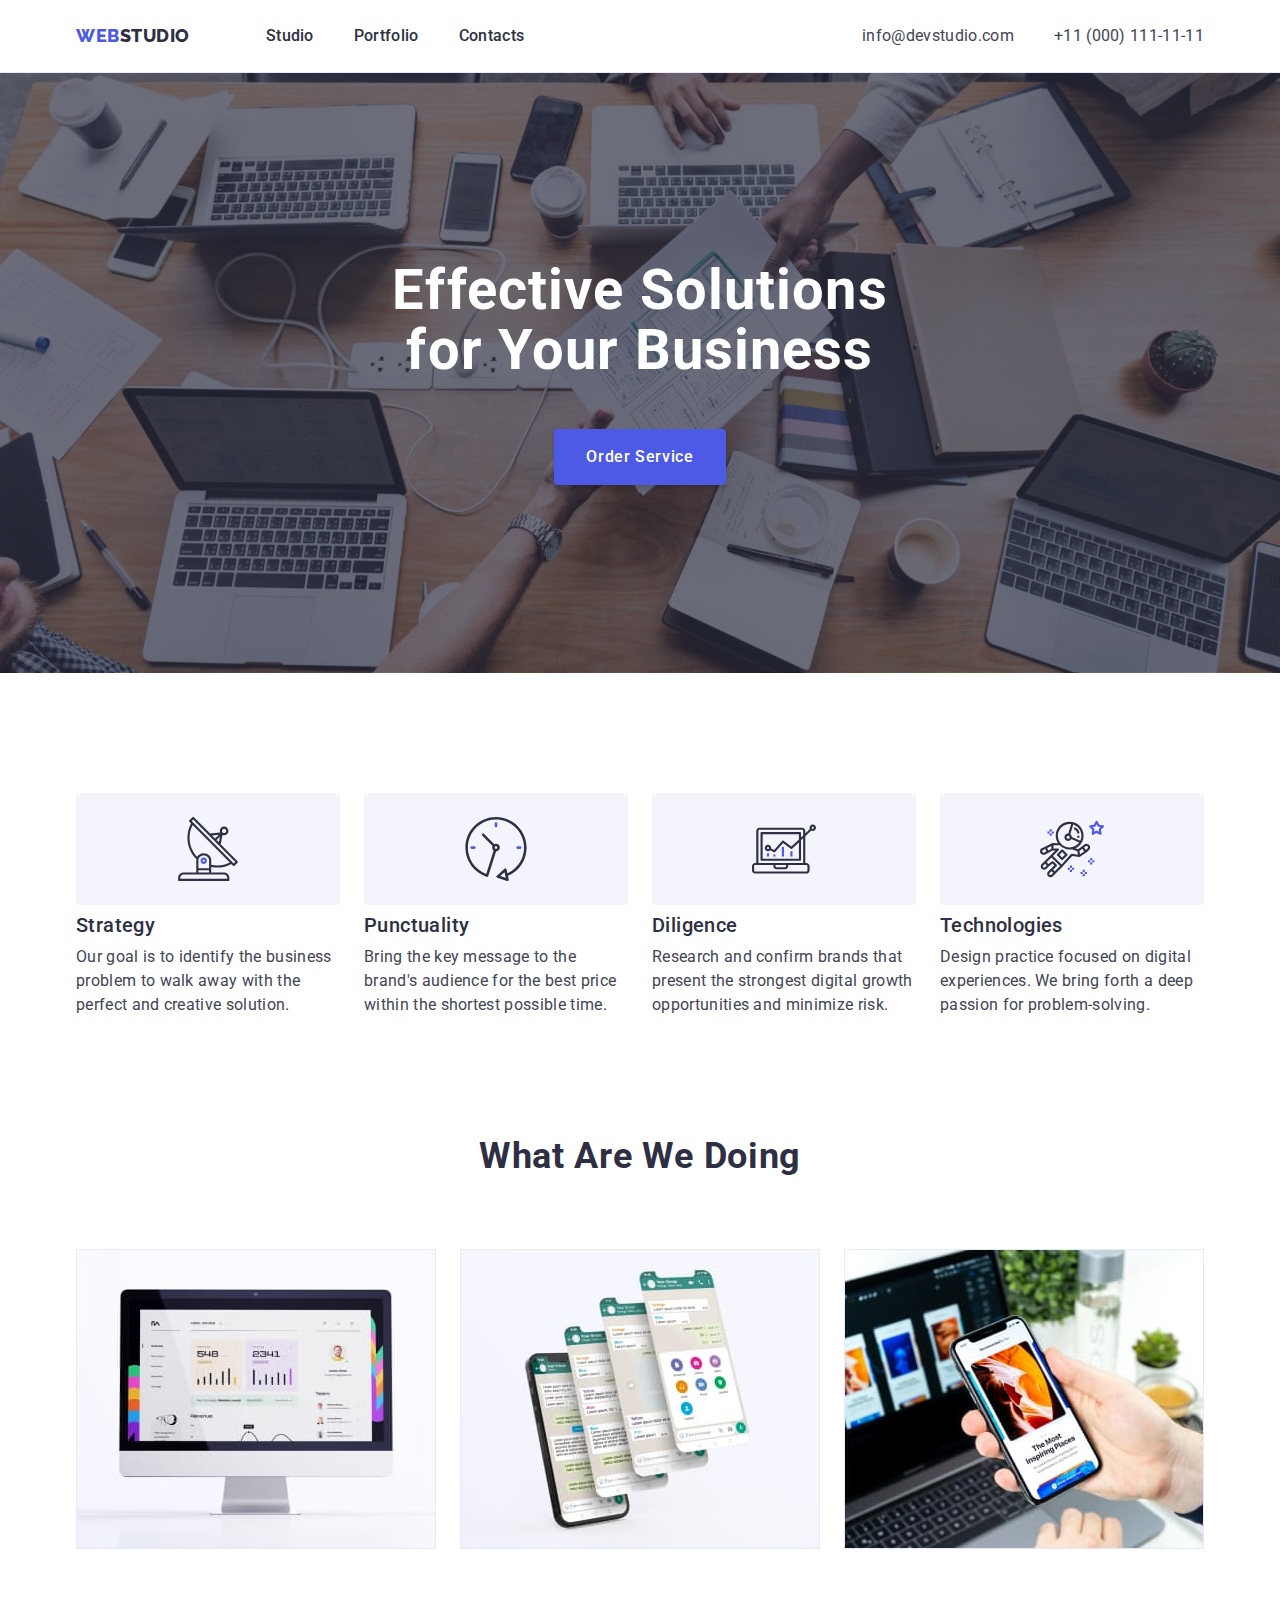
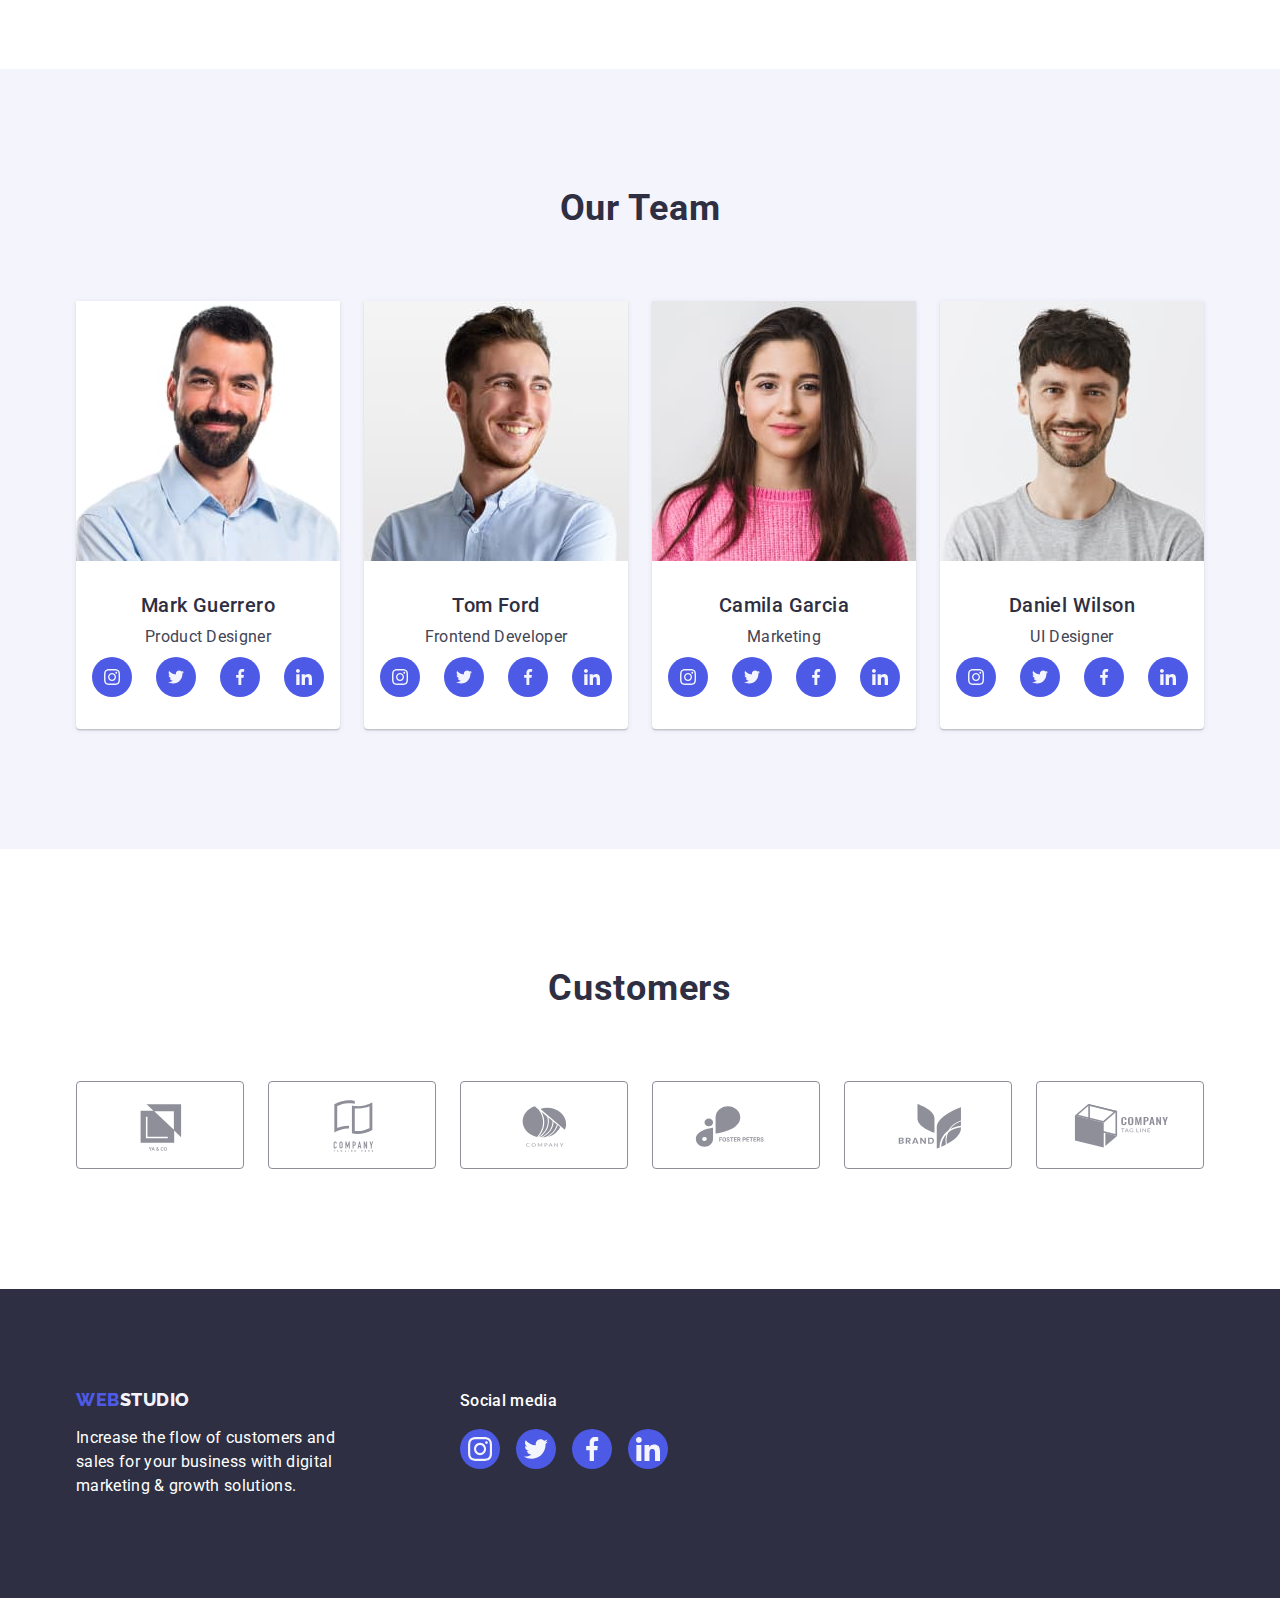
<file: index.html>
<!DOCTYPE html>
<html lang="en">
  <head>
    <meta charset="UTF-8" />
    <meta http-equiv="X-UA-Compatible" content="IE=edge" />
    <meta name="viewport" content="width=device-width, initial-scale=1.0" />
    <title>Web Studio</title>
    <link rel="preconnect" href="https://fonts.googleapis.com" />
    <link rel="preconnect" href="https://fonts.gstatic.com" crossorigin />
    <link
      href="https://fonts.googleapis.com/css2?family=Raleway:wght@800&family=Roboto:wght@400;500;700&display=swap"
      rel="stylesheet"
    />
    <link
      rel="stylesheet"
      href="https://cdnjs.cloudflare.com/ajax/libs/modern-normalize/1.1.0/modern-normalize.min.css"
    />
    <link rel="stylesheet" href="./css/style.css" />
  </head>
  <body>
    <header class="page-header">
      <div class="container page-header-container">
        <!-- Logo -->
        <nav class="site-nav">
          <a href="./index.html" class="logo link"
            >Web<span class="span-logo link">Studio</span></a
          >
          <!-- Navigations -->
          <ul class="menu-list list">
            <li>
              <a href="./index.html" class="site-nav-list link">Studio</a>
            </li>
            <li>
              <a href="./portfolio.html" class="site-nav-list link"
                >Portfolio</a
              >
            </li>
            <li><a href="" class="site-nav-list link">Contacts</a></li>
          </ul>
        </nav>

        <!-- Contacts -->
        <address class="contacts-adress">
          <ul class="list page-header-container">
            <li>
              <a href="mailto:info@devstudio.com" class="contacts-list link"
                >info@devstudio.com</a
              >
            </li>
            <li>
              <a href="tel:+110001111111" class="contacts-list link"
                >+11 (000) 111-11-11</a
              >
            </li>
          </ul>
        </address>
      </div>
    </header>

    <!-- Main -->
    <main>
      <!-- Hero section(1)-->
      <section class="hero">
        <div class="container">
          <h1 class="hero-title">Effective Solutions for Your Business</h1>
          <button type="button" class="modal-open-btn">Order Service</button>
        </div>
      </section>

      <!-- About us section(2) -->
      <section class="section-about">
        <div class="container">
          <h2 hidden class="section-title">Quality</h2>
          <ul class="list about-list">
            <li class="section-about-item list">
              <div class="container-about">
                <svg width="64" height="64" aria-label="antenna">
                  <use href="./images/icons.svg#icon-antenna"></use>
                </svg>
              </div>
              <h3 class="about-title">Strategy</h3>
              <p class="text">
                Our goal is to identify the business problem to walk away with
                the perfect and creative solution.
              </p>
            </li>
            <li class="section-about-item list">
              <div class="container-about">
                <svg width="64" height="64" aria-label="clock">
                  <use href="./images/icons.svg#icon-clock"></use>
                </svg>
              </div>
              <h3 class="about-title">Punctuality</h3>
              <p class="text">
                Bring the key message to the brand's audience for the best price
                within the shortest possible time.
              </p>
            </li>
            <li class="section-about-item list">
              <div class="container-about">
                <svg width="64" height="64" aria-label="diagrama">
                  <use href="./images/icons.svg#icon-diagram"></use>
                </svg>
              </div>
              <h3 class="about-title">Diligence</h3>
              <p class="text">
                Research and confirm brands that present the strongest digital
                growth opportunities and minimize risk.
              </p>
            </li>
            <li class="section-about-item list">
              <div class="container-about">
                <svg width="64" height="64" aria-label="astronaut">
                  <use href="./images/icons.svg#icon-astronaut"></use>
                </svg>
              </div>
              <h3 class="about-title">Technologies</h3>
              <p class="text">
                Design practice focused on digital experiences. We bring forth a
                deep passion for problem-solving.
              </p>
            </li>
          </ul>
        </div>
      </section>

      <!-- Section 3 -->
      <section class="section-doing">
        <div class="container">
          <h2 class="section-title">What are we doing</h2>
          <ul class="list work-list">
            <li class="work-list-item">
              <img
                src="./images/job/img1.jpg"
                alt="Computer"
                width="360"
                height="300"
              />
            </li>
            <li class="work-list-item">
              <img
                src="./images/job/img2.jpg"
                alt="Phone"
                width="360"
                height="300"
              />
            </li>
            <li class="work-list-item">
              <img
                src="./images/job/img3.jpg"
                alt="Computer and Phone"
                width="360"
                height="300"
              />
            </li>
          </ul>
        </div>
      </section>

      <!-- Section 4 -->
      <section class="section-employees">
        <div class="container">
          <h2 class="section-title">Our Team</h2>
          <ul class="list employees-list">
            <li class="our-team">
              <img
                class="list-img"
                src="./images/our-team/markguerrero.jpg"
                alt="Mark Guerrero"
                width="264"
                height="260"
              />
              <div class="employees-list-content">
                <h3 class="employees-title">Mark Guerrero</h3>
                <p class="employees-text">Product Designer</p>
                <ul class="social-list list">
                  <li class="social-list-item">
                    <a href="" class="social-list-link">
                      <svg
                        class="social-list-icon"
                        aria-label="icon instagram"
                        width="16"
                        height="16"
                      >
                        <use href="./images/icons.svg#icon-instagram"></use>
                      </svg>
                    </a>
                  </li>
                  <li class="social-list-item">
                    <a href="" class="social-list-link">
                      <svg
                        class="social-list-icon"
                        aria-label="icon twitter"
                        width="16"
                        height="16"
                      >
                        <use href="./images/icons.svg#icon-twitter"></use>
                      </svg>
                    </a>
                  </li>
                  <li class="social-list-item">
                    <a href="" class="social-list-link">
                      <svg
                        class="social-list-icon"
                        aria-label="icon facebook"
                        width="16"
                        height="16"
                      >
                        <use href="./images/icons.svg#icon-facebook"></use>
                      </svg>
                    </a>
                  </li>
                  <li class="social-list-item">
                    <a href="" class="social-list-link">
                      <svg
                        class="social-list-icon"
                        aria-label="icon linkedin"
                        width="16"
                        height="16"
                      >
                        <use href="./images/icons.svg#icon-linkedin"></use>
                      </svg>
                    </a>
                  </li>
                </ul>
              </div>
            </li>
            <li class="our-team">
              <img
                class="list-img"
                src="./images/our-team/tomford.jpg"
                alt="Tom Ford"
                width="264"
                height="260"
              />
              <div class="employees-list-content">
                <h3 class="employees-title">Tom Ford</h3>
                <p class="employees-text">Frontend Developer</p>
                <ul class="social-list list">
                  <li class="social-list-item">
                    <a href="" class="social-list-link">
                      <svg
                        class="social-list-icon"
                        aria-label="icon instagram"
                        width="16"
                        height="16"
                      >
                        <use href="./images/icons.svg#icon-instagram"></use>
                      </svg>
                    </a>
                  </li>
                  <li class="social-list-item">
                    <a href="" class="social-list-link">
                      <svg
                        class="social-list-icon"
                        aria-label="icon twitter"
                        width="16"
                        height="16"
                      >
                        <use href="./images/icons.svg#icon-twitter"></use>
                      </svg>
                    </a>
                  </li>
                  <li class="social-list-item">
                    <a href="" class="social-list-link">
                      <svg
                        class="social-list-icon"
                        aria-label="icon facebook"
                        width="16"
                        height="16"
                      >
                        <use href="./images/icons.svg#icon-facebook"></use>
                      </svg>
                    </a>
                  </li>
                  <li class="social-list-item">
                    <a href="" class="social-list-link">
                      <svg
                        class="social-list-icon"
                        aria-label="icon linkedin"
                        width="16"
                        height="16"
                      >
                        <use href="./images/icons.svg#icon-linkedin"></use>
                      </svg>
                    </a>
                  </li>
                </ul>
              </div>
            </li>
            <li class="our-team">
              <img
                class="list-img"
                src="./images/our-team/camilagarcia.jpg"
                alt="Camila Garcia"
                width="264"
                height="260"
              />
              <div class="employees-list-content">
                <h3 class="employees-title">Camila Garcia</h3>
                <p class="employees-text">Marketing</p>
                <ul class="social-list list">
                  <li class="social-list-item">
                    <a href="" class="social-list-link">
                      <svg
                        class="social-list-icon"
                        aria-label="icon instagram"
                        width="16"
                        height="16"
                      >
                        <use href="./images/icons.svg#icon-instagram"></use>
                      </svg>
                    </a>
                  </li>
                  <li class="social-list-item">
                    <a href="" class="social-list-link">
                      <svg
                        class="social-list-icon"
                        aria-label="icon twitter"
                        width="16"
                        height="16"
                      >
                        <use href="./images/icons.svg#icon-twitter"></use>
                      </svg>
                    </a>
                  </li>
                  <li class="social-list-item">
                    <a href="" class="social-list-link">
                      <svg
                        class="social-list-icon"
                        aria-label="icon facebook"
                        width="16"
                        height="16"
                      >
                        <use href="./images/icons.svg#icon-facebook"></use>
                      </svg>
                    </a>
                  </li>
                  <li class="social-list-item">
                    <a href="" class="social-list-link">
                      <svg
                        class="social-list-icon"
                        aria-label="icon linkedin"
                        width="16"
                        height="16"
                      >
                        <use href="./images/icons.svg#icon-linkedin"></use>
                      </svg>
                    </a>
                  </li>
                </ul>
              </div>
            </li>
            <li class="our-team">
              <img
                class="list-img"
                src="./images/our-team/danielwilson.jpg"
                alt="Daniel Wilson"
                width="264"
                height="260"
              />
              <div class="employees-list-content">
                <h3 class="employees-title">Daniel Wilson</h3>
                <p class="employees-text">UI Designer</p>
                <ul class="social-list list">
                  <li class="social-list-item">
                    <a href="" class="social-list-link">
                      <svg
                        class="social-list-icon"
                        aria-label="icon instagram"
                        width="16"
                        height="16"
                      >
                        <use href="./images/icons.svg#icon-instagram"></use>
                      </svg>
                    </a>
                  </li>
                  <li class="social-list-item">
                    <a href="" class="social-list-link">
                      <svg
                        class="social-list-icon"
                        aria-label="icon twitter"
                        width="16"
                        height="16"
                      >
                        <use href="./images/icons.svg#icon-twitter"></use>
                      </svg>
                    </a>
                  </li>
                  <li class="social-list-item">
                    <a href="" class="social-list-link">
                      <svg
                        class="social-list-icon"
                        aria-label="icon facebook"
                        width="16"
                        height="16"
                      >
                        <use href="./images/icons.svg#icon-facebook"></use>
                      </svg>
                    </a>
                  </li>
                  <li class="social-list-item">
                    <a href="" class="social-list-link">
                      <svg
                        class="social-list-icon"
                        aria-label="icon linkedin"
                        width="16"
                        height="16"
                      >
                        <use href="./images/icons.svg#icon-linkedin"></use>
                      </svg>
                    </a>
                  </li>
                </ul>
              </div>
            </li>
          </ul>
        </div>
      </section>

      <!-- section 5 -->
      <section class="section-customers">
        <div class="container">
          <h2 class="section-title">Customers</h2>
          <ul class="customers-list list">
            <li class="customers-list-item">
              <a href="" class="customers-list-link">
                <svg
                  class="customers-list-logo"
                  aria-label="logo-company-customers"
                  width="104"
                  height="56"
                >
                  <use href="./images/icons.svg#icon-Logo"></use>
                </svg>
              </a>
            </li>
            <li class="customers-list-item">
              <a href="" class="customers-list-link">
                <svg
                  class="customers-list-logo"
                  aria-label="logo-company-customers"
                  width="104"
                  height="56"
                >
                  <use href="./images/icons.svg#icon-Logo-1"></use>
                </svg>
              </a>
            </li>
            <li class="customers-list-item">
              <a href="" class="customers-list-link">
                <svg
                  class="customers-list-logo"
                  aria-label="logo-company-customers"
                  width="104"
                  height="56"
                >
                  <use href="./images/icons.svg#icon-Logo-2"></use>
                </svg>
              </a>
            </li>
            <li class="customers-list-item">
              <a href="" class="customers-list-link">
                <svg
                  class="customers-list-logo"
                  aria-label="logo-company-customers"
                  width="104"
                  height="56"
                >
                  <use href="./images/icons.svg#icon-Logo-3"></use>
                </svg>
              </a>
            </li>
            <li class="customers-list-item">
              <a href="" class="customers-list-link">
                <svg
                  class="customers-list-logo"
                  aria-label="logo-company-customers"
                  width="104"
                  height="56"
                >
                  <use href="./images/icons.svg#icon-Logo-4"></use>
                </svg>
              </a>
            </li>
            <li class="customers-list-item">
              <a href="" class="customers-list-link">
                <svg
                  class="customers-list-logo"
                  aria-label="logo-company-customers"
                  width="104"
                  height="56"
                >
                  <use href="./images/icons.svg#icon-Logo-5"></use>
                </svg>
              </a>
            </li>
          </ul>
        </div>
      </section>
    </main>

    <!-- Footer -->
    <footer class="footer">
      <div class="social-container">
        <div class="logo-footer">
          <a href="./index.html" class="logo link footer-link"
            >Web<span class="span-logo-footer">Studio</span></a
          >
          <p class="text-footer">
            Increase the flow of customers and sales for your business with
            digital marketing & growth solutions.
          </p>
        </div>
        <div class="social-container-secondary">
          <p class="footer-social-list">Social media</p>
          <ul class="social-list-footer list">
            <li class="social-list-item">
              <a href="" class="social-link-footer">
                <svg
                  class="social-list-icon"
                  aria-label="icon instagram"
                  width="24"
                  height="24"
                >
                  <use href="./images/icons.svg#icon-instagram"></use>
                </svg>
              </a>
            </li>
            <li class="social-list-item">
              <a href="" class="social-link-footer">
                <svg
                  class="social-list-icon"
                  aria-label="icon twitter"
                  width="24"
                  height="24"
                >
                  <use href="./images/icons.svg#icon-twitter"></use>
                </svg>
              </a>
            </li>
            <li class="social-list-item">
              <a href="" class="social-link-footer">
                <svg
                  class="social-list-icon"
                  aria-label="icon facebook"
                  width="24"
                  height="24"
                >
                  <use href="./images/icons.svg#icon-facebook"></use>
                </svg>
              </a>
            </li>
            <li class="social-list-item">
              <a href="" class="social-link-footer">
                <svg
                  class="social-list-icon"
                  aria-label="icon linkedin"
                  width="24"
                  height="24"
                >
                  <use href="./images/icons.svg#icon-linkedin"></use>
                </svg>
              </a>
            </li>
          </ul>
        </div>
      </div>
    </footer>
  </body>
</html>
</file>
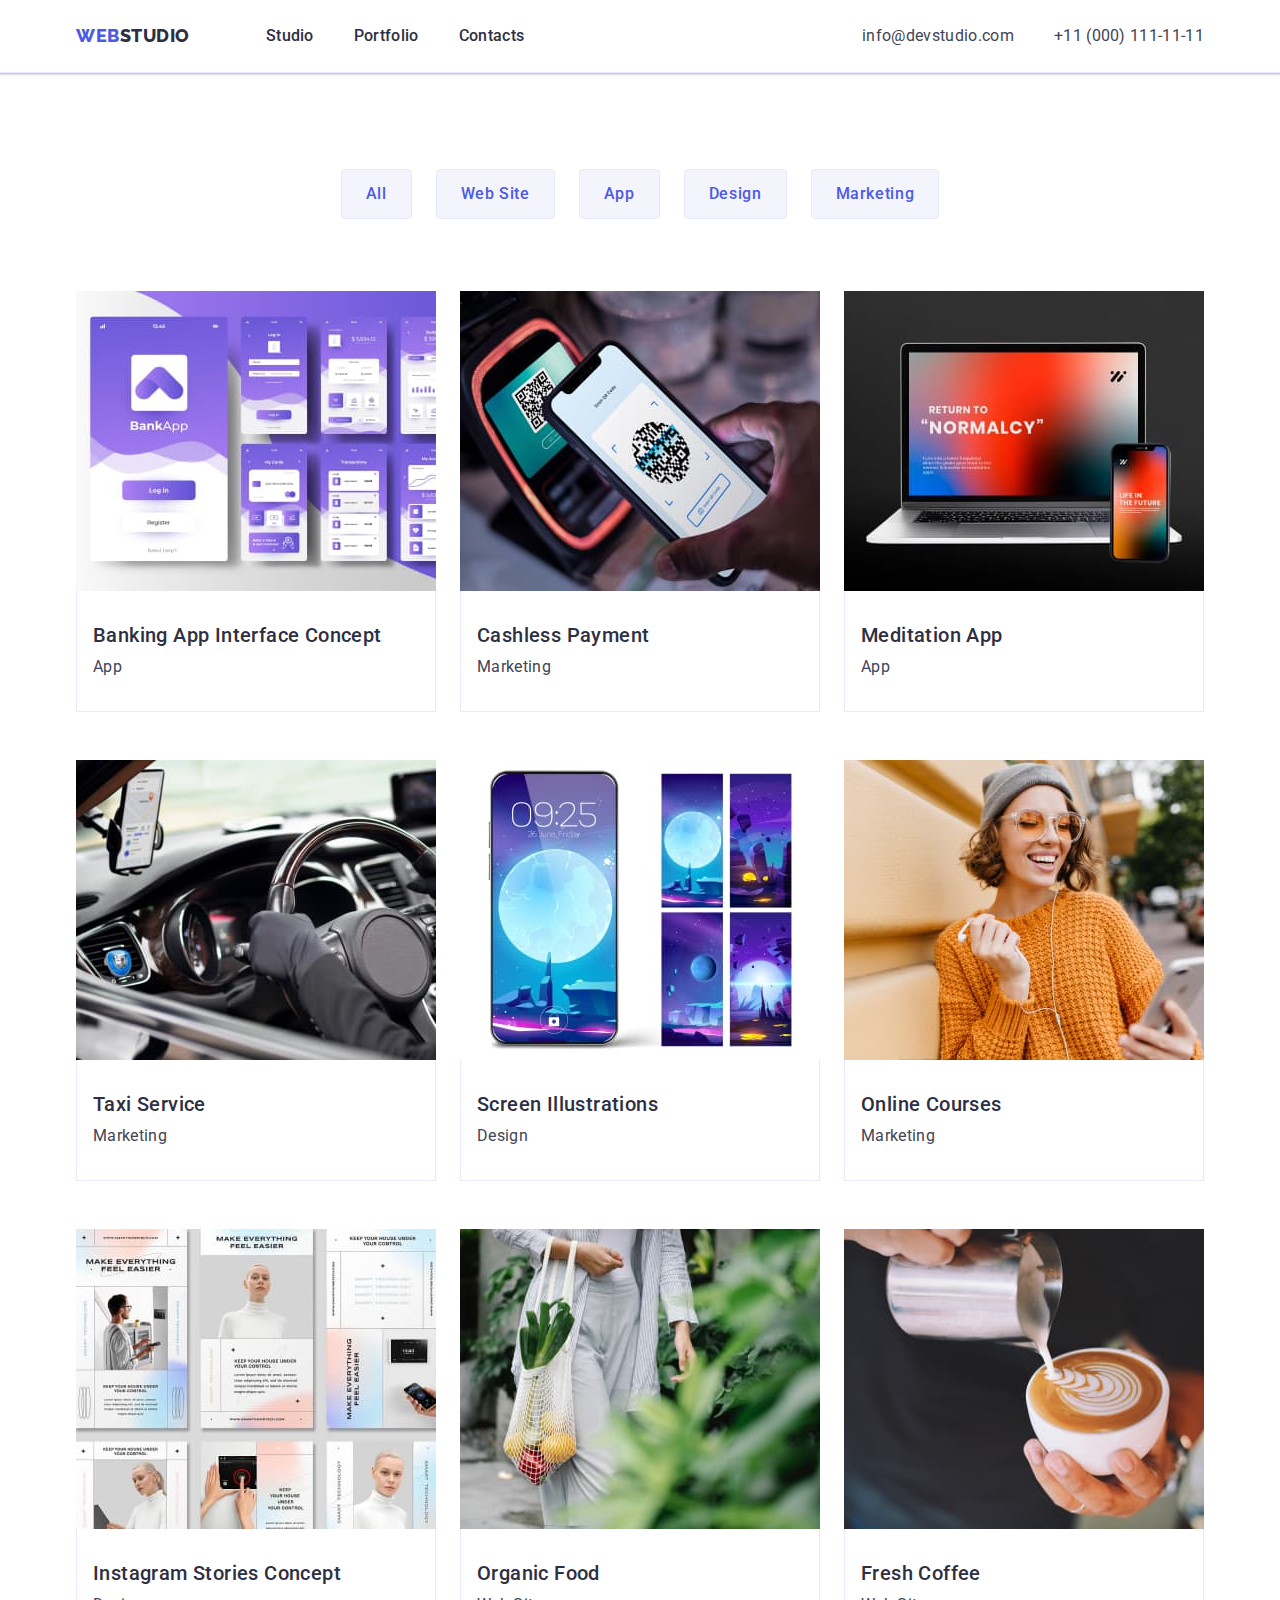
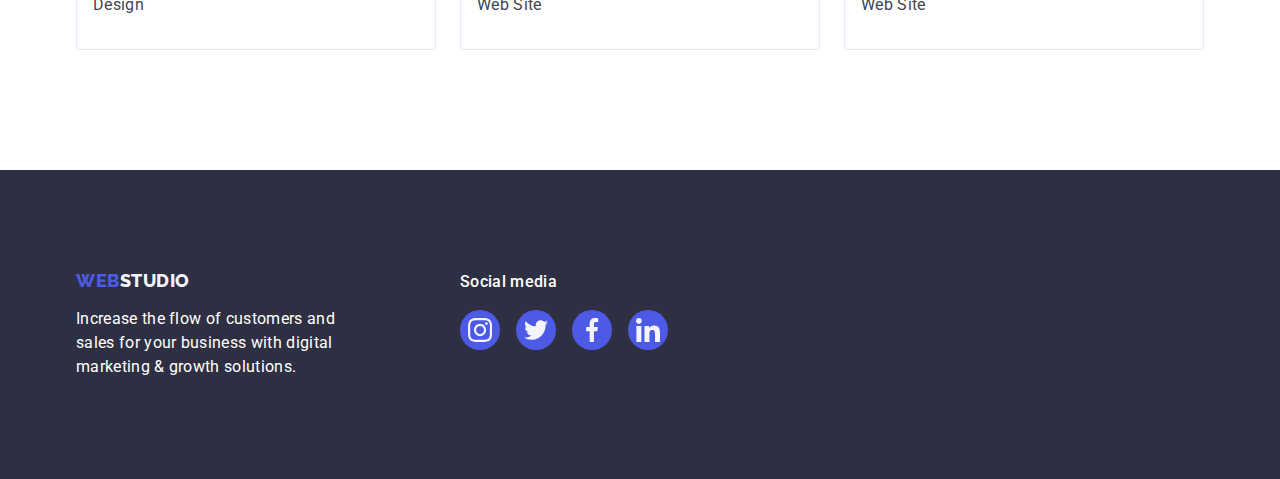
<file: portfolio.html>
<!DOCTYPE html>
<html lang="en">
  <head>
    <meta charset="UTF-8" />
    <meta http-equiv="X-UA-Compatible" content="IE=edge" />
    <meta name="viewport" content="width=device-width, initial-scale=1.0" />
    <title>Web Studio</title>
    <link rel="preconnect" href="https://fonts.googleapis.com" />
    <link rel="preconnect" href="https://fonts.gstatic.com" crossorigin />
    <link
      href="https://fonts.googleapis.com/css2?family=Raleway:wght@800&family=Roboto:wght@400;500;700&display=swap"
      rel="stylesheet"
    />
    <link
      rel="stylesheet"
      href="https://cdnjs.cloudflare.com/ajax/libs/modern-normalize/1.1.0/modern-normalize.min.css"
    />
    <link rel="stylesheet" href="./css/style.css" />
  </head>
  <body>
    <header class="page-header">
      <div class="container page-header-container">
        <!-- Logo -->
        <nav class="site-nav">
          <a href="./index.html" class="logo link"
            >Web<span class="span-logo link">Studio</span></a
          >

          <!-- Navigations -->
          <ul class="menu-list list">
            <li>
              <a href="./index.html" class="site-nav-list link">Studio</a>
            </li>
            <li>
              <a href="./portfolio.html" class="site-nav-list link"
                >Portfolio</a
              >
            </li>
            <li><a href="" class="site-nav-list link">Contacts</a></li>
          </ul>
        </nav>

        <!-- Contacts -->
        <address class="contacts-adress">
          <ul class="list page-header-container">
            <li>
              <a href="mailto:info@devstudio.com" class="contacts-list link"
                >info@devstudio.com</a
              >
            </li>
            <li>
              <a href="tel:+110001111111" class="contacts-list link"
                >+11 (000) 111-11-11</a
              >
            </li>
          </ul>
        </address>
      </div>
    </header>

    <!-- Main -->
    <main>
      <section class="portfolio-section">
        <div class="container">
          <h1 hidden>Portfolio</h1>
          <ul class="list btn-scnd">
            <li>
              <button type="button" class="button-secondary">All</button>
            </li>
            <li>
              <button type="button" class="button-secondary">Web Site</button>
            </li>
            <li>
              <button type="button" class="button-secondary">App</button>
            </li>
            <li>
              <button type="button" class="button-secondary">Design</button>
            </li>
            <li>
              <button type="button" class="button-secondary">Marketing</button>
            </li>
          </ul>

          <ul class="list portfolio-list">
            <li class="portfolio-list-item">
              <a href="" class="portfolio-link link">
                <img
                  class="list-img"
                  src="./images/portfolio/app.jpg"
                  alt="app"
                  width="360"
                  height="300"
                />
                <div class="employees-list-text-content">
                  <h2 class="portfolio-title">Banking App Interface Concept</h2>
                  <p class="text">App</p>
                </div>
              </a>
            </li>
            <li class="portfolio-list-item">
              <a href="" class="portfolio-link link">
                <img
                  class="list-img"
                  src="./images/portfolio/payment.jpg"
                  alt="payment"
                  width="360"
                  height="300"
                />
                <div class="employees-list-text-content">
                  <h2 class="portfolio-title">Cashless Payment</h2>
                  <p class="text">Marketing</p>
                </div>
              </a>
            </li>
            <li class="portfolio-list-item">
              <a href="" class="portfolio-link link">
                <img
                  class="list-img"
                  src="./images/portfolio/laptop.jpg"
                  alt="laptop"
                  width="360"
                  height="300"
                />
                <div class="employees-list-text-content">
                  <h2 class="portfolio-title">Meditation App</h2>
                  <p class="text">App</p>
                </div>
              </a>
            </li>
            <li class="portfolio-list-item">
              <a href="" class="portfolio-link link">
                <img
                  class="list-img"
                  src="./images/portfolio/car.jpg"
                  alt="car"
                  width="360"
                  height="300"
                />
                <div class="employees-list-text-content">
                  <h2 class="portfolio-title">Taxi Service</h2>
                  <p class="text">Marketing</p>
                </div>
              </a>
            </li>
            <li class="portfolio-list-item">
              <a href="" class="portfolio-link link">
                <img
                  class="list-img"
                  src="./images/portfolio/display.jpg"
                  alt="display"
                  width="360"
                  height="300"
                />
                <div class="employees-list-text-content">
                  <h2 class="portfolio-title">Screen Illustrations</h2>
                  <p class="text">Design</p>
                </div>
              </a>
            </li>
            <li class="portfolio-list-item">
              <a href="" class="portfolio-link link">
                <img
                  class="list-img"
                  src="./images/portfolio/girl.jpg"
                  alt="girl"
                  width="360"
                  height="300"
                />
                <div class="employees-list-text-content">
                  <h2 class="portfolio-title">Online Courses</h2>
                  <p class="text">Marketing</p>
                </div>
              </a>
            </li>
            <li class="portfolio-list-item">
              <a href="" class="portfolio-link link">
                <img
                  class="list-img"
                  src="./images/portfolio/stories.jpg"
                  alt="stories"
                  width="360"
                  height="300"
                />
                <div class="employees-list-text-content">
                  <h2 class="portfolio-title">Instagram Stories Concept</h2>
                  <p class="text">Design</p>
                </div>
              </a>
            </li>
            <li class="portfolio-list-item">
              <a href="" class="portfolio-link link">
                <img
                  class="list-img"
                  src="./images/portfolio/food.jpg"
                  alt="food"
                  width="360"
                  height="300"
                />
                <div class="employees-list-text-content">
                  <h2 class="portfolio-title">Organic Food</h2>
                  <p class="text">Web Site</p>
                </div>
              </a>
            </li>
            <li class="portfolio-list-item">
              <a href="" class="portfolio-link link">
                <img
                  class="list-img"
                  src="./images/portfolio/coffee.jpg"
                  alt="coffee"
                  width="360"
                  height="300"
                />
                <div class="employees-list-text-content">
                  <h2 class="portfolio-title">Fresh Coffee</h2>
                  <p class="text">Web Site</p>
                </div>
              </a>
            </li>
          </ul>
        </div>
      </section>
    </main>

    <!-- footer -->
    <footer class="footer">
      <div class="social-container">
        <div class="logo-footer">
          <a href="./index.html" class="logo link footer-link"
            >Web<span class="span-logo-footer">Studio</span></a
          >
          <p class="text-footer">
            Increase the flow of customers and sales for your business with
            digital marketing & growth solutions.
          </p>
        </div>
        <div class="social-container-secondary">
          <p class="footer-social-list">Social media</p>
          <ul class="social-list-footer list">
            <li class="social-list-item">
              <a href="" class="social-link-footer">
                <svg
                  class="social-list-icon"
                  aria-label="icon instagram"
                  width="24"
                  height="24"
                >
                  <use href="./images/icons.svg#icon-instagram"></use>
                </svg>
              </a>
            </li>
            <li class="social-list-item">
              <a href="" class="social-link-footer">
                <svg
                  class="social-list-icon"
                  aria-label="icon twitter"
                  width="24"
                  height="24"
                >
                  <use href="./images/icons.svg#icon-twitter"></use>
                </svg>
              </a>
            </li>
            <li class="social-list-item">
              <a href="" class="social-link-footer">
                <svg
                  class="social-list-icon"
                  aria-label="icon facebook"
                  width="24"
                  height="24"
                >
                  <use href="./images/icons.svg#icon-facebook"></use>
                </svg>
              </a>
            </li>
            <li class="social-list-item">
              <a href="" class="social-link-footer">
                <svg
                  class="social-list-icon"
                  aria-label="icon linkedin"
                  width="24"
                  height="24"
                >
                  <use href="./images/icons.svg#icon-linkedin"></use>
                </svg>
              </a>
            </li>
          </ul>
        </div>
      </div>
    </footer>
  </body>
</html>
</file>
<file: css/style.css>
:root {
  --main-font-family: "Roboto", sans-serif;
  --secondary-font-family: "Raleway", sans-serif;
  --primary-text-color: #2e2f42;
  --title-text-color: #434455;
  --primary-bg-color: #ffffff;
  --secondary-bg-color: #f4f4fd;
  --accent-color: #4d5ae5;
  --btn-hover-color: #404bbf;
  --border-color: #e7e9fc;
  --link-customers: #8e8f99;
}

.list {
  list-style: none;
}

.link,
.contacts-link,
.logo .span-logo {
  text-decoration: none;
}

h1,
h2,
h3,
h4,
p {
  margin-top: 0;
  margin-bottom: 0;
}

ul,
ol {
  margin-top: 0;
  margin-bottom: 0;
  padding-left: 0;
}

.button,
.button-secondary {
  cursor: pointer;
}

img {
  display: block;
}

body {
  font-family: var(--main-font-family);
  color: var(--title-text-color);
  background-color: var(--primary-bg-color);
}

.container {
  width: 1158px;
  margin-left: auto;
  margin-right: auto;
  padding-left: 15px;
  padding-right: 15px;
}

/* Components */
.modal-open-btn {
  font-family: inherit;
  cursor: pointer;
}

.modal-open-btn {
  display: block;
  border: none;
  box-shadow: 0px 4px 4px rgba(0, 0, 0, 0.15);
  border-radius: 4px;
  font-family: var(--main-font-family);
  font-weight: 500;
  font-size: 16px;
  line-height: 1.5;
  letter-spacing: 0.04em;
  margin-top: 48px;
  margin-left: auto;
  margin-right: auto;
  padding: 16px 32px;
  color: var(--primary-bg-color);
  background-color: var(--accent-color);
}

.modal-open-btn:hover,
.modal-open-btn:focus {
  background-color: var(--btn-hover-color);
}

.logo {
  font-family: var(--secondary-font-family);
  font-weight: 800;
  font-size: 18px;
  line-height: 1.17;
  letter-spacing: 0.03em;
  text-transform: uppercase;
  color: var(--accent-color);
}

.span-logo {
  font-family: var(--secondary-font-family);
  font-weight: 800;
  font-size: 18px;
  line-height: 1.17;
  letter-spacing: 0.03em;
  color: var(--primary-text-color);
}
.site-nav {
  display: flex;
  align-items: center;
  column-gap: 76px;
}

.menu-list {
  display: flex;
  gap: 40px;
}
.site-nav-list {
  padding: 24px 0px;
  font-family: var(--main-font-family);
  font-style: normal;
  font-weight: 500;
  font-size: 16px;
  line-height: 1.5;
  letter-spacing: 0.02em;
  color: var(--primary-text-color);
}

.site-nav-list:hover,
.site-nav-list:focus {
  color: var(--btn-hover-color);
}

/* Header/contacts */
.page-header {
  display: flex;
  align-items: center;
  padding-top: 24px;
  padding-bottom: 24px;
  border-bottom: 1px solid var(--border-color);
  box-shadow: 0px 2px 1px rgba(46, 47, 66, 0.08),
    0px 1px 1px rgba(46, 47, 66, 0.16), 0px 1px 6px rgba(46, 47, 66, 0.08);
}

.page-header-container {
  display: flex;
  align-items: center;
  gap: 40px;
}

.contacts-list {
  font-family: var(--main-font-family);
  font-style: normal;
  font-size: 16px;
  line-height: 1.5;
  letter-spacing: 0.02em;
  color: var(--title-text-color);
}

.contacts-adress {
  font-style: normal;
  margin-left: auto;
}

.contacts-list:hover,
.contacts-list:focus {
  color: var(--btn-hover-color);
}

/* Hero section(1) */
.hero {
  padding: 188px 0px;
  background-color: var(--primary-text-color);
  background-image: linear-gradient(
      rgba(46, 47, 66, 0.7),
      rgba(46, 47, 66, 0.7)
    ),
    url(../images/job/office.jpg);
  margin-left: auto;
  margin-right: auto;
  max-width: 1440px;
  background-position: center;
  background-size: cover;
  background-repeat: no-repeat;
}

.hero-title {
  font-family: var(--main-font-family);
  font-size: 56px;
  line-height: 1.07;
  text-align: center;
  margin: auto;
  letter-spacing: 0.02em;
  color: var(--primary-bg-color);
  max-width: 496px;
}

/* About us section(2) */
.section-about {
  padding-top: 120px;
  padding-bottom: 120px;
}
.about-list {
  display: flex;
  gap: 24px;
}

.section-about-item {
  flex-basis: calc((100% - 72px) / 4);
}

.about-title {
  font-family: var(--main-font-family);
  font-weight: 500;
  font-size: 20px;
  line-height: 1.2;
  letter-spacing: 0.02em;
  margin-bottom: 8px;
  color: var(--primary-text-color);
}

.text {
  font-family: var(--main-font-family);
  font-size: 16px;
  line-height: 1.5;
  letter-spacing: 0.02em;
  color: var(--title-text-color);
}

.container-about {
  display: flex;
  justify-content: center;
  align-items: center;
  height: 112px;
  margin-bottom: 8px;
  background-color: var(--secondary-bg-color);
  border-radius: 4px;
}

/* What are we doing section/Work(3) */
.section-doing {
  padding-top: 0px;
  padding-bottom: 120px;
}
.work-list {
  display: flex;
  gap: 24px;
}

.work-list-item {
  flex-basis: calc((100% - 48px) / 3);
}
.section-title {
  margin-bottom: 72px;
  font-family: var(--main-font-family);
  font-size: 36px;
  line-height: 1.11;
  text-align: center;
  letter-spacing: 0.02em;
  text-transform: capitalize;
  color: var(--primary-text-color);
}

/* Our team section(4) */
.employees-list {
  display: flex;
  gap: 24px;
}

.employees-title {
  font-family: var(--main-font-family);
  font-weight: 500;
  font-size: 20px;
  line-height: 1.2;
  text-align: center;
  letter-spacing: 0.02em;
  margin-bottom: 8px;
  color: var(--primary-text-color);
}

.employees-text {
  font-family: var(--main-font-family);
  font-size: 16px;
  line-height: 1.5;
  text-align: center;
  letter-spacing: 0.02em;
  margin-bottom: 8px;
  color: var(--title-text-color);
}
.employees-list-content {
  padding: 32px 0px;
}

.section-employees {
  padding-top: 120px;
  padding-bottom: 120px;
  background-color: var(--secondary-bg-color);
}

.our-team {
  flex-basis: calc((100% - 72px) / 4);
  box-shadow: 0px 1px 6px rgba(46, 47, 66, 0.08),
    0px 1px 1px rgba(46, 47, 66, 0.16), 0px 2px 1px rgba(46, 47, 66, 0.08);
  border-radius: 0px 0px 4px 4px;
  background-color: var(--primary-bg-color);
}

.social-list {
  display: flex;
  justify-content: center;
  gap: 24px;
}

.social-list-link {
  display: flex;
  justify-content: center;
  align-items: center;
  width: 40px;
  height: 40px;
  border-radius: 50%;
  background-color: var(--accent-color);
}

.social-list-link:hover,
.social-list-link:focus {
  background-color: var(--btn-hover-color);
}

.social-list-icon {
  fill: var(--secondary-bg-color);
}

/* Customers section(5) */
.section-customers {
  padding-top: 120px;
  padding-bottom: 120px;
}
.customers-list {
  display: flex;
  justify-content: center;
  gap: 24px;
}

.customers-list-item {
  height: 88px;
  width: calc((100% - 120px) / 6);
}

.customers-list-link {
  display: flex;
  justify-content: center;
  align-items: center;
  width: 100%;
  height: 100%;
  padding: 16px 32px;
  border: 1px solid var(--link-customers);
  border-radius: 4px;
  color: var(--link-customers);
}

.customers-list-logo {
  fill: currentColor;
}
.customers-list-link:hover,
.customers-list-link:focus {
  color: var(--btn-hover-color);
  border: 1px solid var(--btn-hover-color);
}

.customers-list-link:hover .customers-list-logo,
.customers-list-link:focus .customers-list-logo {
  fill: var(--btn-hover-color);
}

/* Footer */
.footer {
  padding: 100px 0px;
  background-color: var(--primary-text-color);
}

.footer-link {
  display: inline-block;
  margin-bottom: 16px;
}
.span-logo-footer {
  color: var(--secondary-bg-color);
}

.text-footer {
  font-family: var(--main-font-family);
  font-size: 16px;
  line-height: 1.5;
  letter-spacing: 0.02em;
  color: var(--primary-bg-color);
  width: 264px;
}

.footer-social-list {
  font-family: var(--main-font-family);
  font-weight: 500;
  font-size: 16px;
  line-height: 1.5;
  letter-spacing: 0.02em;
  margin-bottom: 16px;
  color: var(--primary-bg-color);
}

.social-container {
  width: 1158px;
  margin-left: auto;
  margin-right: auto;
  padding-left: 15px;
  padding-right: 15px;
  display: flex;
  align-items: baseline;
}

.logo-footer {
  margin-right: 120px;
}

.social-list-footer {
  display: flex;
  gap: 16px;
}

.social-list-item {
  width: 40px;
  height: 40px;
}

.social-link-footer {
  display: flex;
  justify-content: center;
  align-items: center;
  width: 100%;
  height: 100%;
  border-radius: 50%;
  background-color: var(--accent-color);
}

.social-link-footer:hover,
.social-link-footer:focus {
  background-color: #31d0aa;
}

/* Portfolio */
.portfolio-title {
  font-family: var(--main-font-family);
  font-weight: 500;
  font-size: 20px;
  line-height: 1.2;
  letter-spacing: 0.02em;
  margin-bottom: 8px;
  color: var(--primary-text-color);
}

.portfolio-section {
  padding: 96px 0 120px;
}
.portfolio-list {
  display: flex;
  column-gap: 24px;
  row-gap: 48px;
  flex-wrap: wrap;
}

.employees-list-text-content {
  padding: 32px 16px;
  border: 1px solid var(--border-color);
  border-top: none;
}
.portfolio-list-item {
  flex-basis: calc((100% - 192px) / 9);
}

.portfolio-link {
  display: block;
}

.portfolio-link:hover,
.portfolio-link:focus {
  box-shadow: 0px 1px 6px rgba(46, 47, 66, 0.08),
    0px 1px 1px rgba(46, 47, 66, 0.16), 0px 2px 1px rgba(46, 47, 66, 0.08);
}

.button-secondary {
  font-family: var(--main-font-family);
  font-weight: 500;
  font-size: 16px;
  line-height: 1.5;
  letter-spacing: 0.04em;
  color: var(--accent-color);
  border-radius: 4px;
}

.btn-scnd {
  display: flex;
  gap: 24px;
  justify-content: center;
  align-items: center;
  margin-bottom: 72px;
}

.button-secondary {
  padding: 12px 24px;
  border: 1px solid var(--border-color);
  border-radius: 4px;
  background-color: var(--secondary-bg-color);
}

.button-secondary:hover,
.button-secondary:focus {
  color: var(--primary-bg-color);
}

.button-secondary:hover,
.button-secondary:focus {
  background-color: var(--btn-hover-color);
  box-shadow: 0px 3px 1px rgba(0, 0, 0, 0.1), 0px 2px 1px rgba(0, 0, 0, 0.08),
    0px 2px 2px rgba(0, 0, 0, 0.12);
}

.button-secondary:hover,
.button-secondary:focus {
  border: 1px solid transparent;
}
</file>
